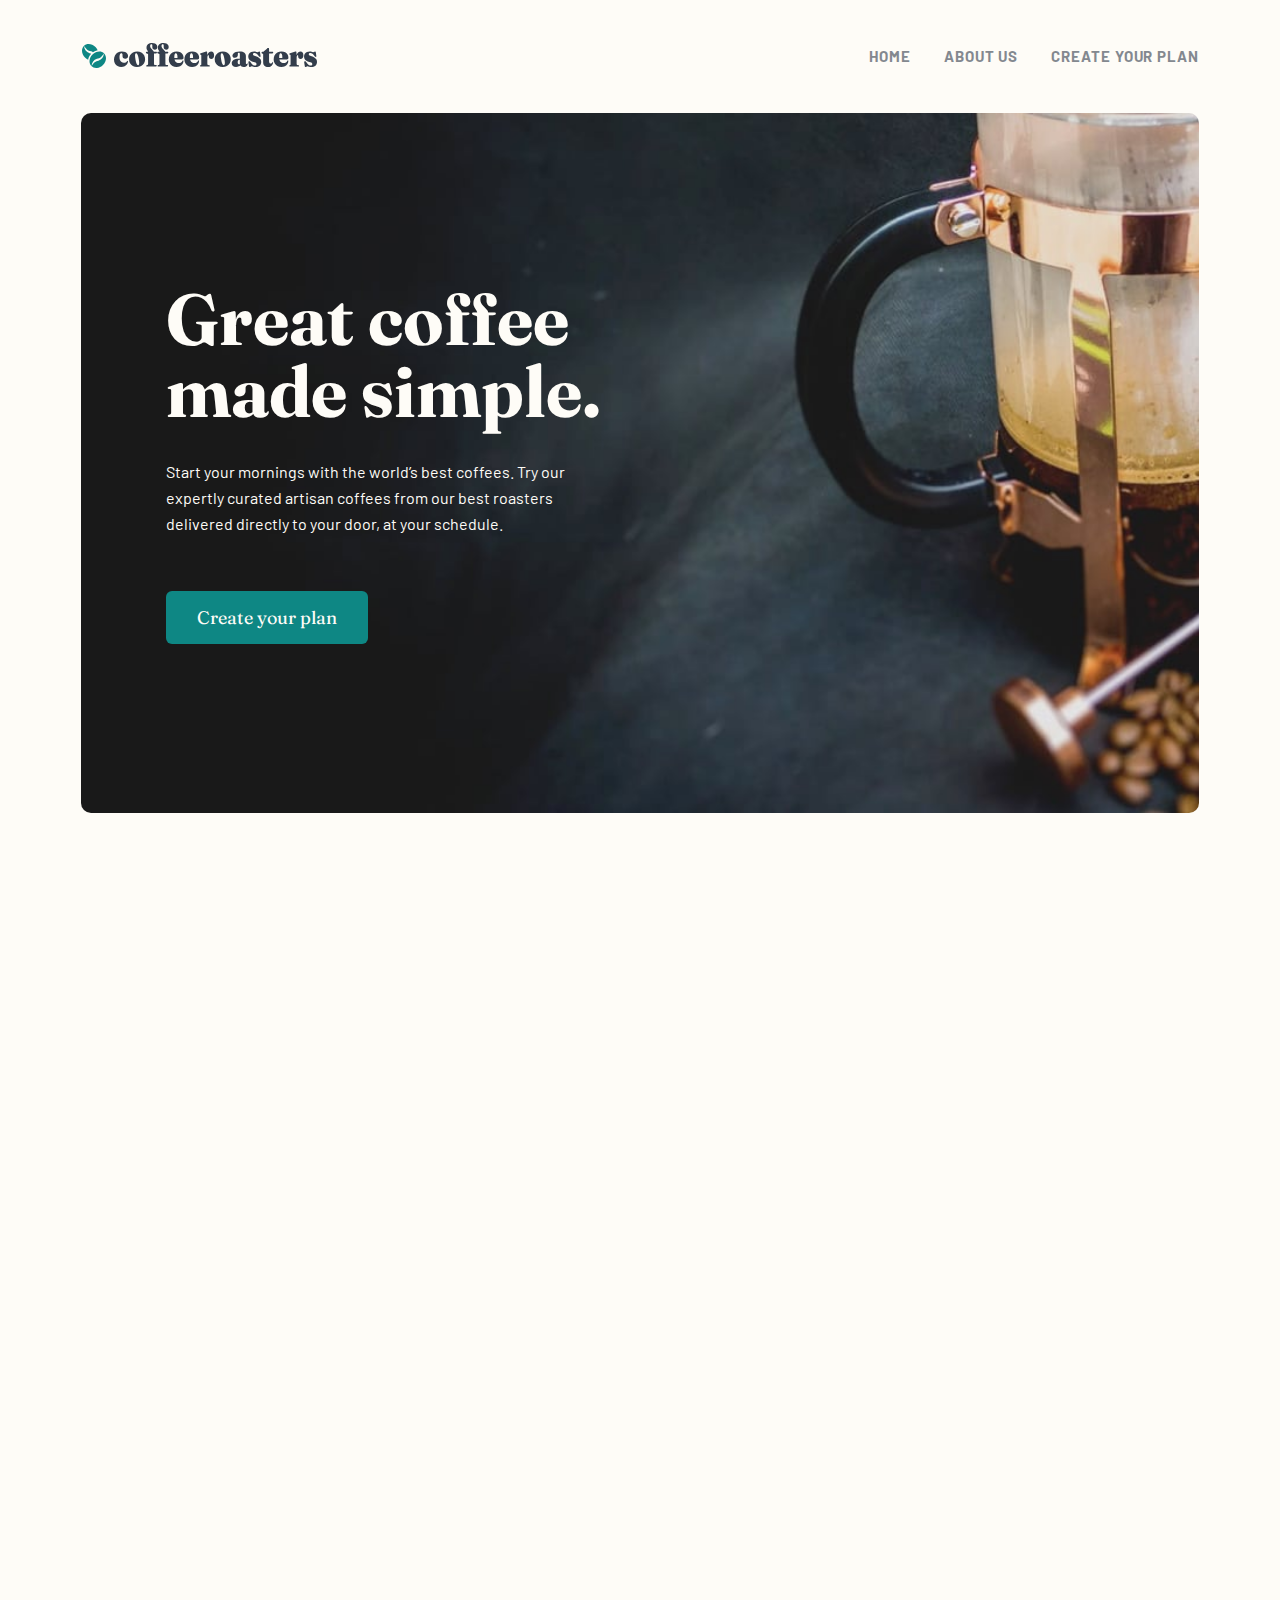
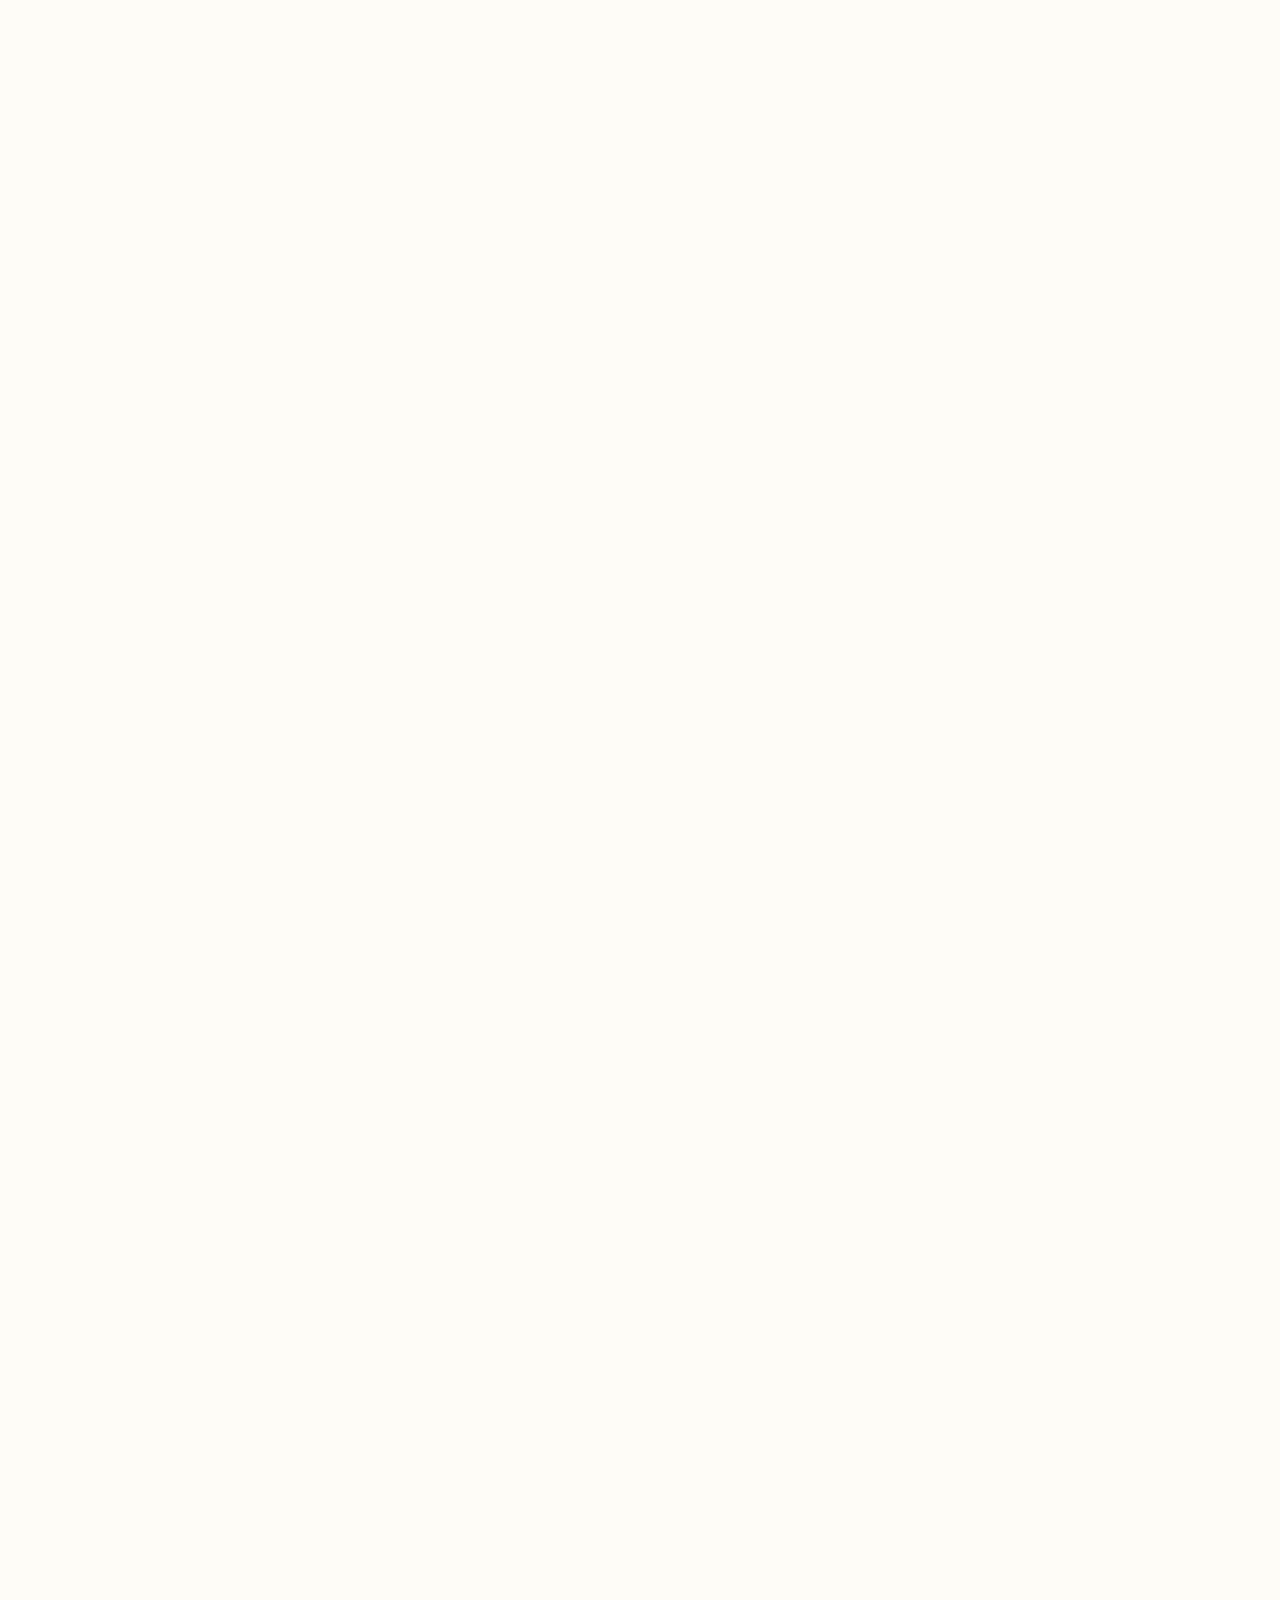
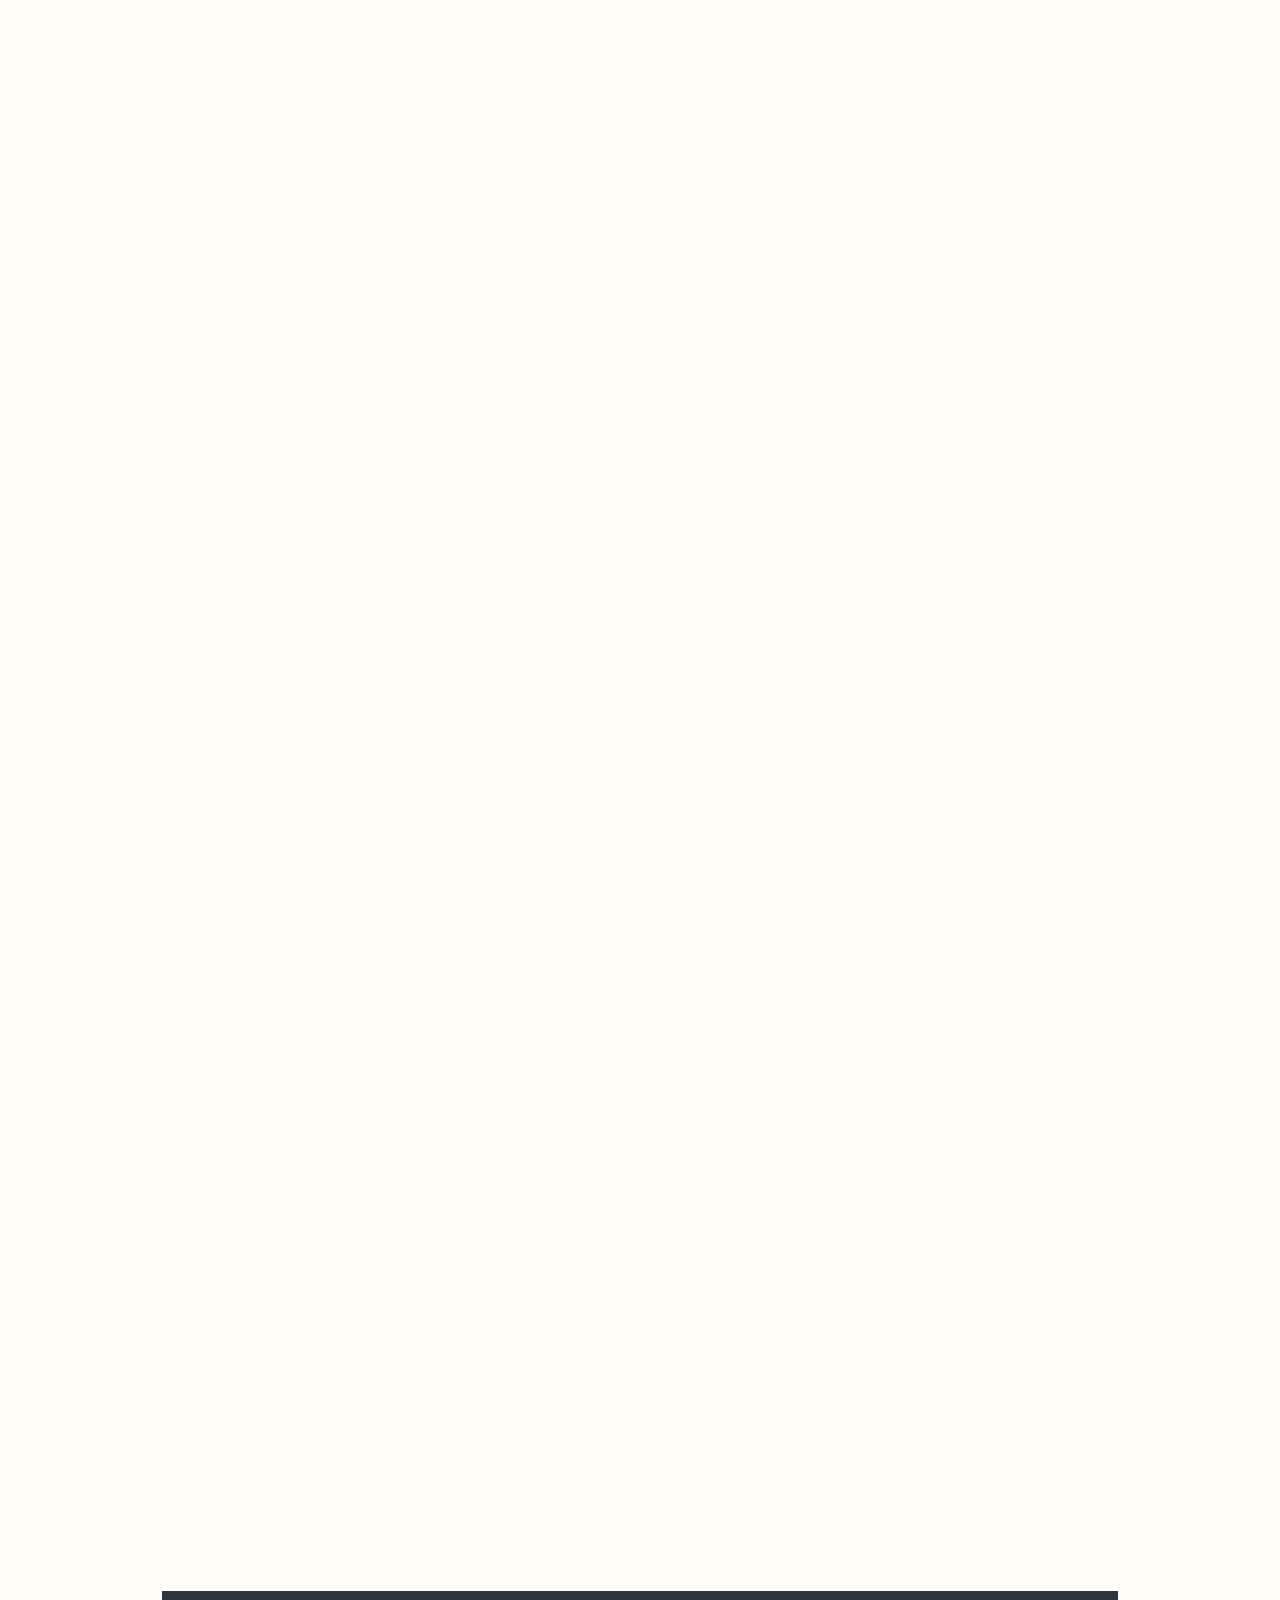
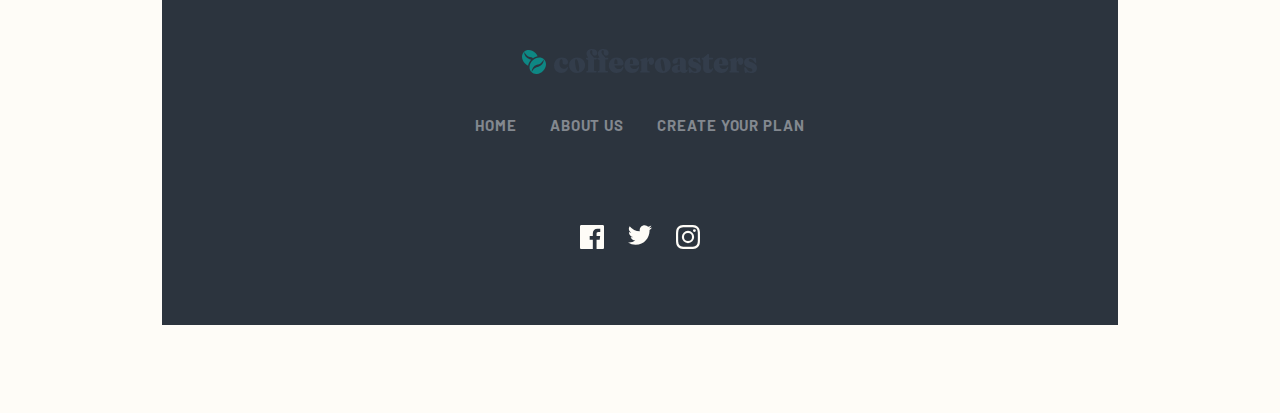
<file: code/index.html>
<!DOCTYPE html>
<html lang="en">
  <head>
    <meta charset="UTF-8" />
    <meta name="viewport" content="width=device-width, initial-scale=1.0" />

    <link
      href="https://fonts.googleapis.com/css2?family=Barlow:wght@400;700&family=Fraunces:opsz,wght@9..144,900&display=swap"
      rel="stylesheet"
    />
    <link
      href="https://fonts.googleapis.com/css2?family=Fraunces:opsz,wght@9..144,900&display=swap"
      rel="stylesheet"
    />
    <link href="style.css" rel="stylesheet" />
    <link href="queries.css" rel="stylesheet" />
    <link
      rel="icon"
      type="image/png"
      sizes="32x32"
      href="./assets/favicon-32x32.png"
    />

    <title>Frontend Mentor | Coffeeroasters subscription site</title>
  </head>
  <body>
    <nav class="nav">
      <a href = "index.html"><img
        src="assets/shared/desktop/logo.svg"
        alt="cofferoasters logo"
        class="nav__logo"
        id="logo"
      />
    </a> 

      <ul class="nav__links">
        <li class="nav__item"><a class="nav__link" href="#">Home</a></li>
        <li class="nav__item">
          <a class="nav__link" href="about.html">About us</a>
        </li>
        <li class="nav__item">
          <a class="nav__link" href="plan.html">Create your plan</a>
        </li>
      </ul>
    </nav>
    <main>

   
    <header class="header">
     
      <div class="header__wrap header__wrap--home">
        <div class="header__text">
          <h1>Great coffee made simple.</h1>
          <p class="header__description">
            Start your mornings with the world’s best coffees. Try our expertly
            curated artisan coffees from our best roasters delivered directly to
            your door, at your schedule.
          </p>
          <a class="btn__link" href="plan.html"
            ><button class="btn">Create your plan</button></a
          >
        </div>
        <div></div>
      </div>
    </header>
    <main>
      <section class="section-1 section">
        <h2 class="section__faded-header">Our collection</h2>

        <div class="collection">
          <div class="collection__item">
            <img
              src="assets/home/desktop/image-gran-espresso.png"
              alt="Gran Espresso coffee"
              class="collection__img"
            />
            <p class="collection__name">Gran Espresso</p>
            <p class="collection__description">
              Light and flavorful blend with cocoa and black pepper for an
              intense experience
            </p>
          </div>
          <div class="collection__item">
            <img
              src="assets/home/desktop/image-planalto.png"
              alt="Gran Espresso coffee"
              class="collection__img"
            />
            <p class="collection__name">Planalto</p>
            <p class="collection__description">
              Brazilian dark roast with rich and velvety body, and hints of
              fruits and nuts
            </p>
          </div>
          <div class="collection__item">
            <img
              src="assets/home/desktop/image-piccollo.png"
              alt="Gran Espresso coffee"
              class="collection__img"
            />
            <p class="collection__name">Piccollo</p>
            <p class="collection__description">
              Mild and smooth blend featuring notes of toasted almond and dried
              cherry
            </p>
          </div>
          <div class="collection__item">
            <img
              src="assets/home/desktop/image-danche.png"
              alt="Gran Espresso coffee"
              class="collection__img"
            />
            <p class="collection__name">Danche</p>
            <p class="collection__description">
              Ethiopian hand-harvested blend densely packed with vibrant fruit
              notes
            </p>
          </div>
        </div>
      </section>
      <section class="section-2 section">
        <div class="section__title">
          <h3 class="section__header">Why choose us?</h3>
          <p class="section__description">
            A large part of our role is choosing which particular coffees will
            be featured in our range. This means working closely with the best
            coffee growers to give you a more impactful experience on every
            level.
          </p>
        </div>

        <div class="features">
          <div class="features__feature">
            <img
              src="assets/home/desktop/icon-coffee-bean.svg"
              alt="coffee bean icon"
              class="feature__icon"
            />
            <div class="feature__text-wrap">
              <h4 class="feature__header">Best quality</h4>
              <p class="feature__description">
                Discover an endless variety of the world’s best artisan coffee
                from each of our roasters.
              </p>
            </div>
          </div>
          <div class="features__feature">
            <img
              src="assets/home/desktop/icon-gift.svg"
              alt="gift icon"
              class="feature__icon"
            />
            <div class="feature__text-wrap">
              <h4 class="feature__header">Exclusive benefits</h4>
              <p class="feature__description">
                Special offers and swag when you subscribe, including 30% off
                your first shipment.
              </p>
            </div>
          </div>
          <div class="features__feature">
            <img
              src="assets/home/desktop/icon-truck.svg"
              alt="truck icon"
              class="feature__icon"
            />
            <div class="feature__text-wrap">
              <h4 class="feature__header">Free shipping</h4>
              <p class="feature__description">
                We cover the cost and coffee is delivered fast. Peak freshness:
                guaranteed.
              </p>
            </div>
          </div>
        </div>
      </section>
      <section class="section-steps section">
        <span class="subheading">How it works</span>

        <div class="steps">
          <div class="steps__step">
            <p class="steps__number">01</p>
            <h4 class="steps__header">Pick your coffee</h4>
            <p class="steps__description">
              Select from our evolving range of artisan coffees. Our beans are
              ethically sourced and we pay fair prices for them. There are new
              coffees in all profiles every month for you to try out.
            </p>
          </div>
          <div class="steps__step">
            <p class="steps__number">02</p>
            <h4 class="steps__header">Choose the frequency</h4>
            <p class="steps__description">
              Customize your order frequency, quantity, even your roast style
              and grind type. Pause, skip or cancel your subscription with no
              commitment through our online portal.
            </p>
          </div>
          <div class="steps__step">
            <p class="steps__number">03</p>
            <h4 class="steps__header">Receive and enjoy!</h4>
            <p class="steps__description">
              We ship your package within 48 hours, freshly roasted. Sit back
              and enjoy award-winning world-class coffees curated to provide a
              distinct tasting experience.
            </p>
          </div>
        </div>
        <a href="plan.html" class="btn__link btn__link--below"
          ><button class="btn">Create your plan</button></a
        >
      </section>
      <footer class="footer">
        <nav class="nav--footer">
          <img
            src="assets/shared/desktop/logo.svg"
            alt="cofferoasters logo"
            class="nav__logo"
            id="logo-footer"
          />
          <ul class="nav__links nav__links--footer">
            <li class="nav__item">
              <a class="nav__link" href="index.html">Home</a>
            </li>
            <li class="nav__item">
              <a class="nav__link" href="about.html">About us</a>
            </li>
            <li class="nav__item">
              <a class="nav__link" href="plan.html">Create your plan</a>
            </li>
          </ul>
          <ul class="nav__social">
            <li class="nav__item--social">
              <a href="#">
                <img
                  src="assets/shared/desktop/icon-facebook.svg"
                  class="nav__icon"
                  alt="facebook logo"
                />
              </a>
            </li>
            <li class="nav__item--social">
              <a href="#">
                <img
                  src="assets/shared/desktop/icon-twitter.svg"
                  class="nav__icon"
                  alt="twitter logo"
                />
              </a>
            </li>
            <li class="nav__item--social">
              <a href="#">
                <img
                  src="assets/shared/desktop/icon-instagram.svg"
                  class="nav__icon"
                  alt="instagram logo"
                />
              </a>
            </li>
          </ul>
        </nav>
      </footer>
  </main>
  <script src="script.js"></script>
  </body>
</html>
</file>
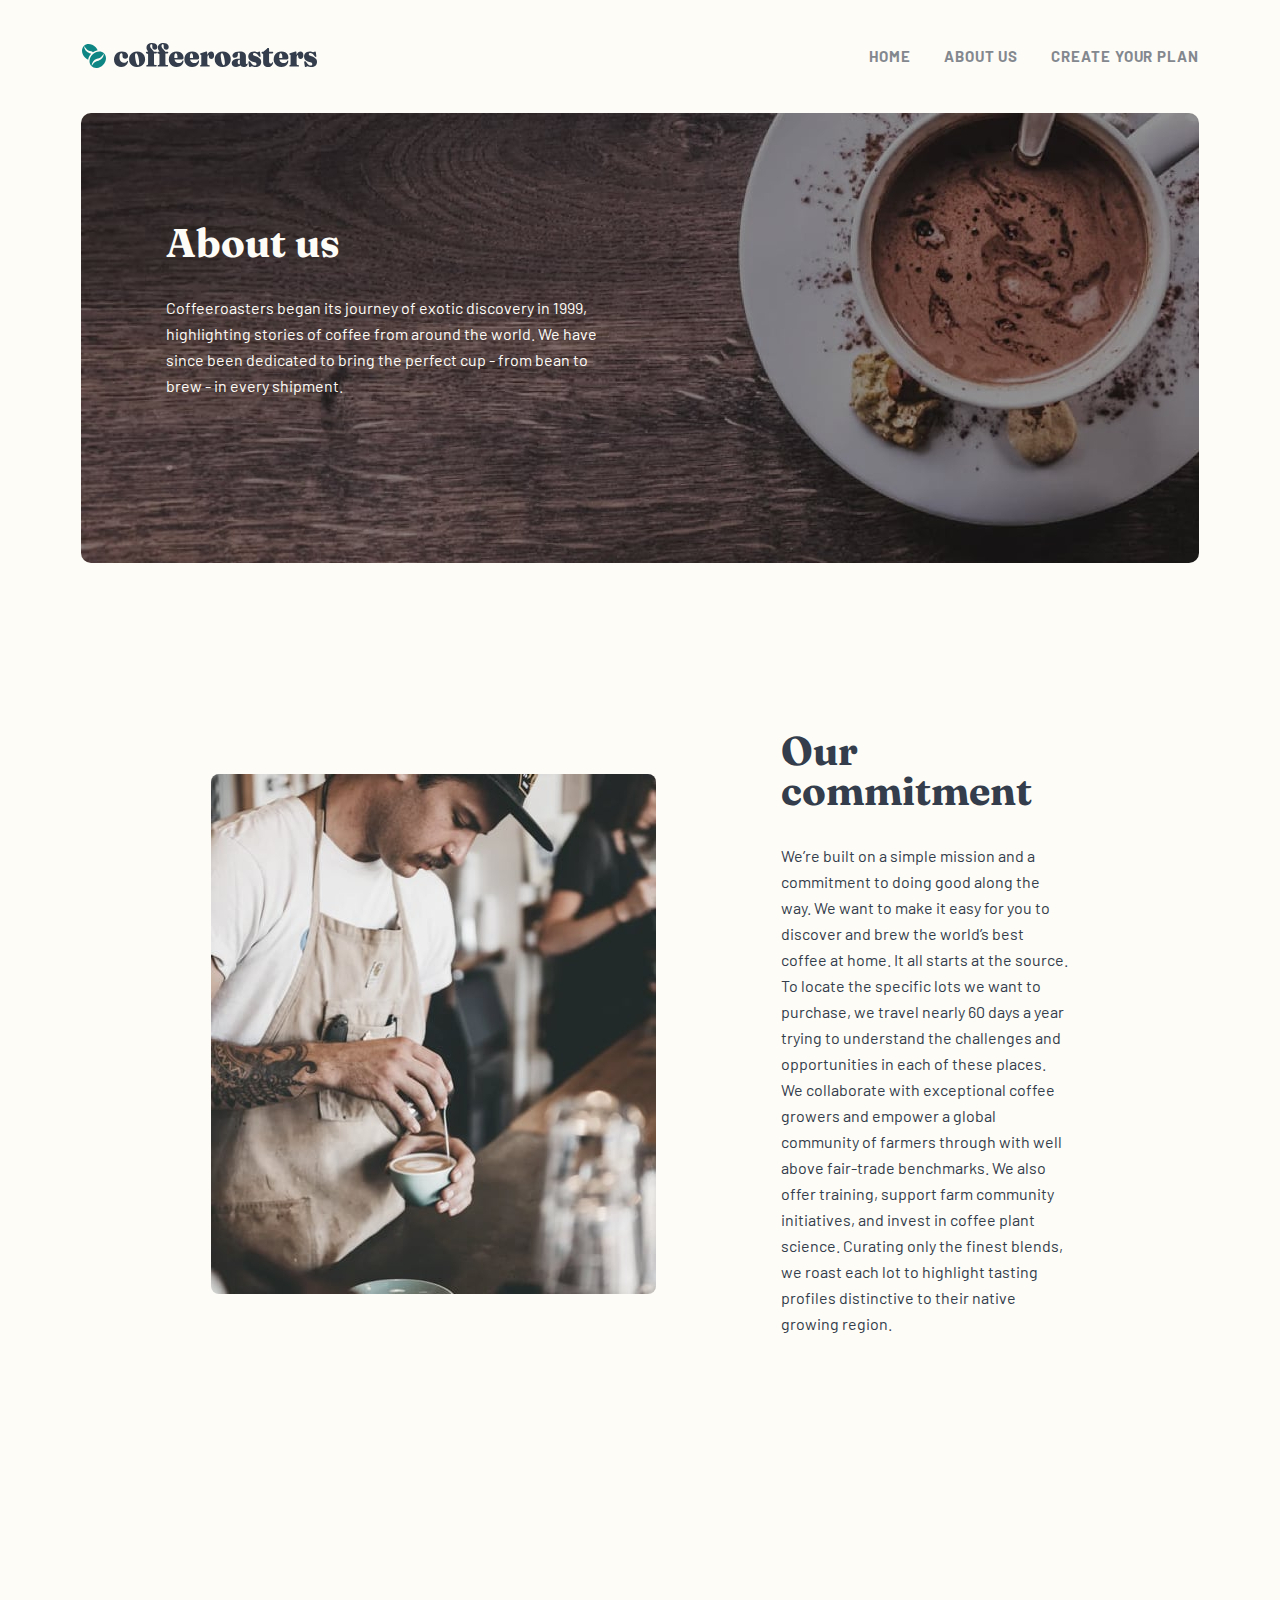
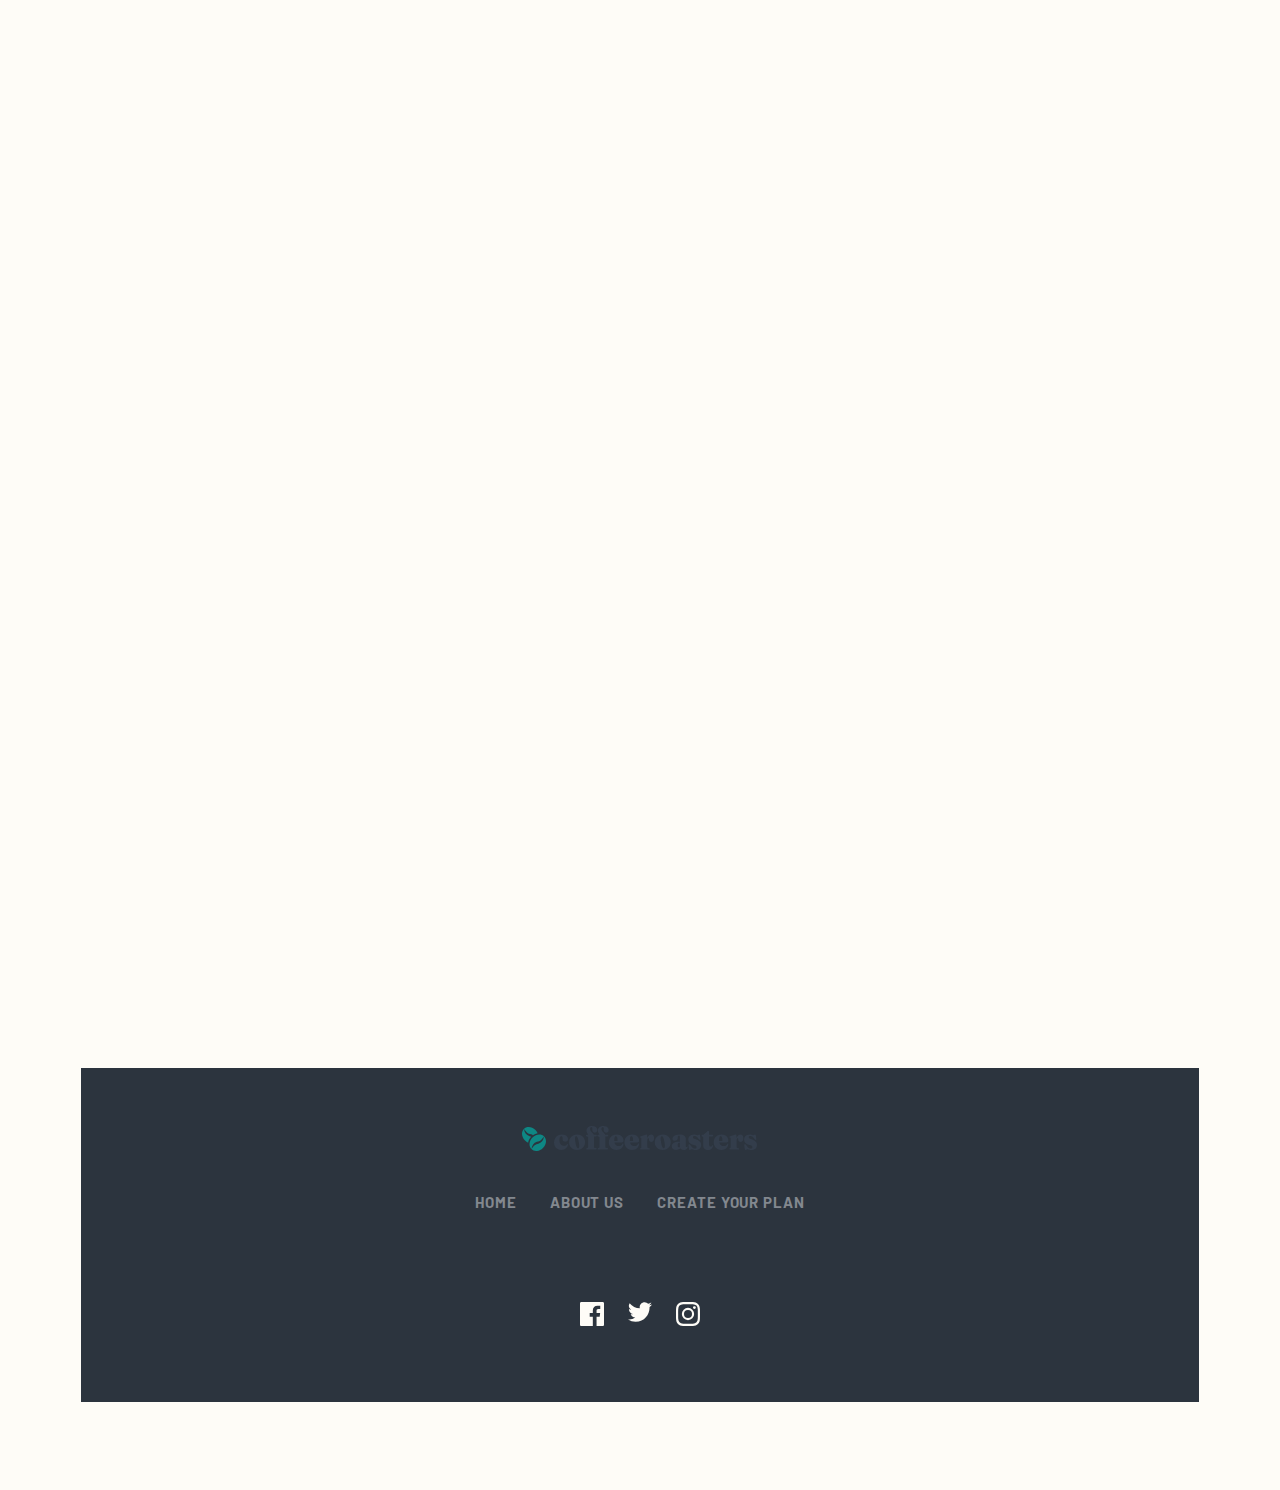
<file: code/about.html>
<!DOCTYPE html>
<html lang="en">
  <head>
    <meta charset="UTF-8" />
    <meta name="viewport" content="width=device-width, initial-scale=1.0" />
    <link
      href="https://fonts.googleapis.com/css2?family=Barlow:wght@400;700&family=Fraunces:opsz,wght@9..144,900&display=swap"
      rel="stylesheet"
    />
    <link
      href="https://fonts.googleapis.com/css2?family=Fraunces:opsz,wght@9..144,900&display=swap"
      rel="stylesheet"
    />
    <link href="style.css" rel="stylesheet" />
    <link href="queries.css" rel="stylesheet" />
    <link
      rel="icon"
      type="image/png"
      sizes="32x32"
      href="./assets/favicon-32x32.png"
    />

    <title>Frontend Mentor | Coffeeroasters subscription site</title>
  </head>

  <body>
    <nav class="nav">
      <a href="index.html"
        ><img
          src="assets/shared/desktop/logo.svg"
          alt="cofferoasters logo"
          class="nav__logo"
          id="logo"
        />
      </a>

      <ul class="nav__links">
        <li class="nav__item">
          <a class="nav__link" href="index.html">Home</a>
        </li>
        <li class="nav__item">
          <a class="nav__link" href="about.html">About us</a>
        </li>
        <li class="nav__item">
          <a class="nav__link" href="plan.html">Create your plan</a>
        </li>
      </ul>
    </nav>
    <main>
      <header class="header header--about">
        <div class="header__wrap header__wrap--about">
          <div class="header__text">
            <h1 class="section__header">About us</h1>
            <p class="header__description">
              Coffeeroasters began its journey of exotic discovery in 1999,
              highlighting stories of coffee from around the world. We have
              since been dedicated to bring the perfect cup - from bean to brew
              - in every shipment.
            </p>
          </div>
          <div></div>
        </div>
      </header>
      <section class="section-1--about section">
        <img
          src="assets/about/desktop/image-commitment.jpg"
          alt="Man making capuccino"
          class="commitment-img"
        />
        <div class="commitment__text">
          <h2 class="section__header section__header--blue">Our commitment</h2>
          <p class="commitment__description">
            We’re built on a simple mission and a commitment to doing good along
            the way. We want to make it easy for you to discover and brew the
            world’s best coffee at home. It all starts at the source. To locate
            the specific lots we want to purchase, we travel nearly 60 days a
            year trying to understand the challenges and opportunities in each
            of these places. We collaborate with exceptional coffee growers and
            empower a global community of farmers through with well above
            fair-trade benchmarks. We also offer training, support farm
            community initiatives, and invest in coffee plant science. Curating
            only the finest blends, we roast each lot to highlight tasting
            profiles distinctive to their native growing region.
          </p>
        </div>
      </section>
      <section class="section-2--about section">
        <div class="quality">
          <h2 class="section__header">Uncompromising quality</h2>
          <p class="quality__description">
            Although we work with growers who pay close attention to all stages
            of harvest and processing, we employ, on our end, a rigorous quality
            control program to avoid over-roasting or baking the coffee dry.
            Every bag of coffee is tagged with a roast date and batch number.
            Our goal is to roast consistent, user-friendly coffee, so that
            brewing is easy and enjoyable.
          </p>
        </div>
        <img
          src="assets/about/desktop/image-quality.jpg"
          alt="Person holding a cup of coffee"
          class="quality__img"
        />
      </section>
      <section class="section-3--about section">
        <span class="subheading-about">Our headquarters</span>
        <div class="locations">
          <div class="locations__location">
            <img
              src="assets/about/desktop/illustration-uk.svg"
              alt="UK map"
              class="location__img"
            />
            <h3 class="location__header">United Kingdom</h3>
            <div class="location__wrap">
              <p class="location__detail">68 Asfordby Rd</p>
              <p class="location__detail">Alcaston</p>
              <p class="location__detail">SY6 1YA</p>
              <p class="location__detail">+44 1241 918425</p>
            </div>
          </div>
          <div class="locations__location">
            <img
              src="assets/about/desktop/illustration-canada.svg"
              alt="Canada map"
              class="location__img"
            />
            <h3 class="location__header">Canada</h3>
            <div class="location__wrap">
              <p class="location__detail">1528 Eglinton Avenue</p>
              <p class="location__detail">Toronto</p>
              <p class="location__detail">Ontario M4P 1A6</p>
              <p class="location__detail">+1 416 485 2997</p>
            </div>
          </div>

          <div class="locations__location">
            <img
              src="assets/about/desktop/illustration-uk.svg"
              alt="UK map"
              class="location__img"
            />
            <h3 class="location__header">Australia</h3>
            <div class="location__wrap">
              <p class="location__detail">36 Swanston Street</p>
              <p class="location__detail">Kewell</p>
              <p class="location__detail">Victoria</p>
              <p class="location__detail">+61 4 9928 3629</p>
            </div>
          </div>
        </div>
      </section>
      <footer class="footer">
        <nav class="nav--footer">
          <img
            src="assets/shared/desktop/logo.svg"
            alt="cofferoasters logo"
            class="nav__logo"
            id="logo-footer"
          />
          <ul class="nav__links nav__links--footer">
            <li class="nav__item">
              <a class="nav__link" href="index.html">Home</a>
            </li>
            <li class="nav__item">
              <a class="nav__link" href="about.html">About us</a>
            </li>
            <li class="nav__item">
              <a class="nav__link" href="plan.html">Create your plan</a>
            </li>
          </ul>
          <ul class="nav__social">
            <li class="nav__item--social">
              <a href="#">
                <img
                  src="assets/shared/desktop/icon-facebook.svg"
                  class="nav__icon"
                  alt="facebook logo"
                />
              </a>
            </li>
            <li class="nav__item--social">
              <a href="#">
                <img
                  src="assets/shared/desktop/icon-twitter.svg"
                  class="nav__icon"
                  alt="twitter logo"
                />
              </a>
            </li>
            <li class="nav__item--social">
              <a href="#">
                <img
                  src="assets/shared/desktop/icon-instagram.svg"
                  class="nav__icon"
                  alt="instagram logo"
                />
              </a>
            </li>
          </ul>
        </nav>
      </footer>
    </main>
    <script src="script.js"></script>
  </body>
</html>
</file>
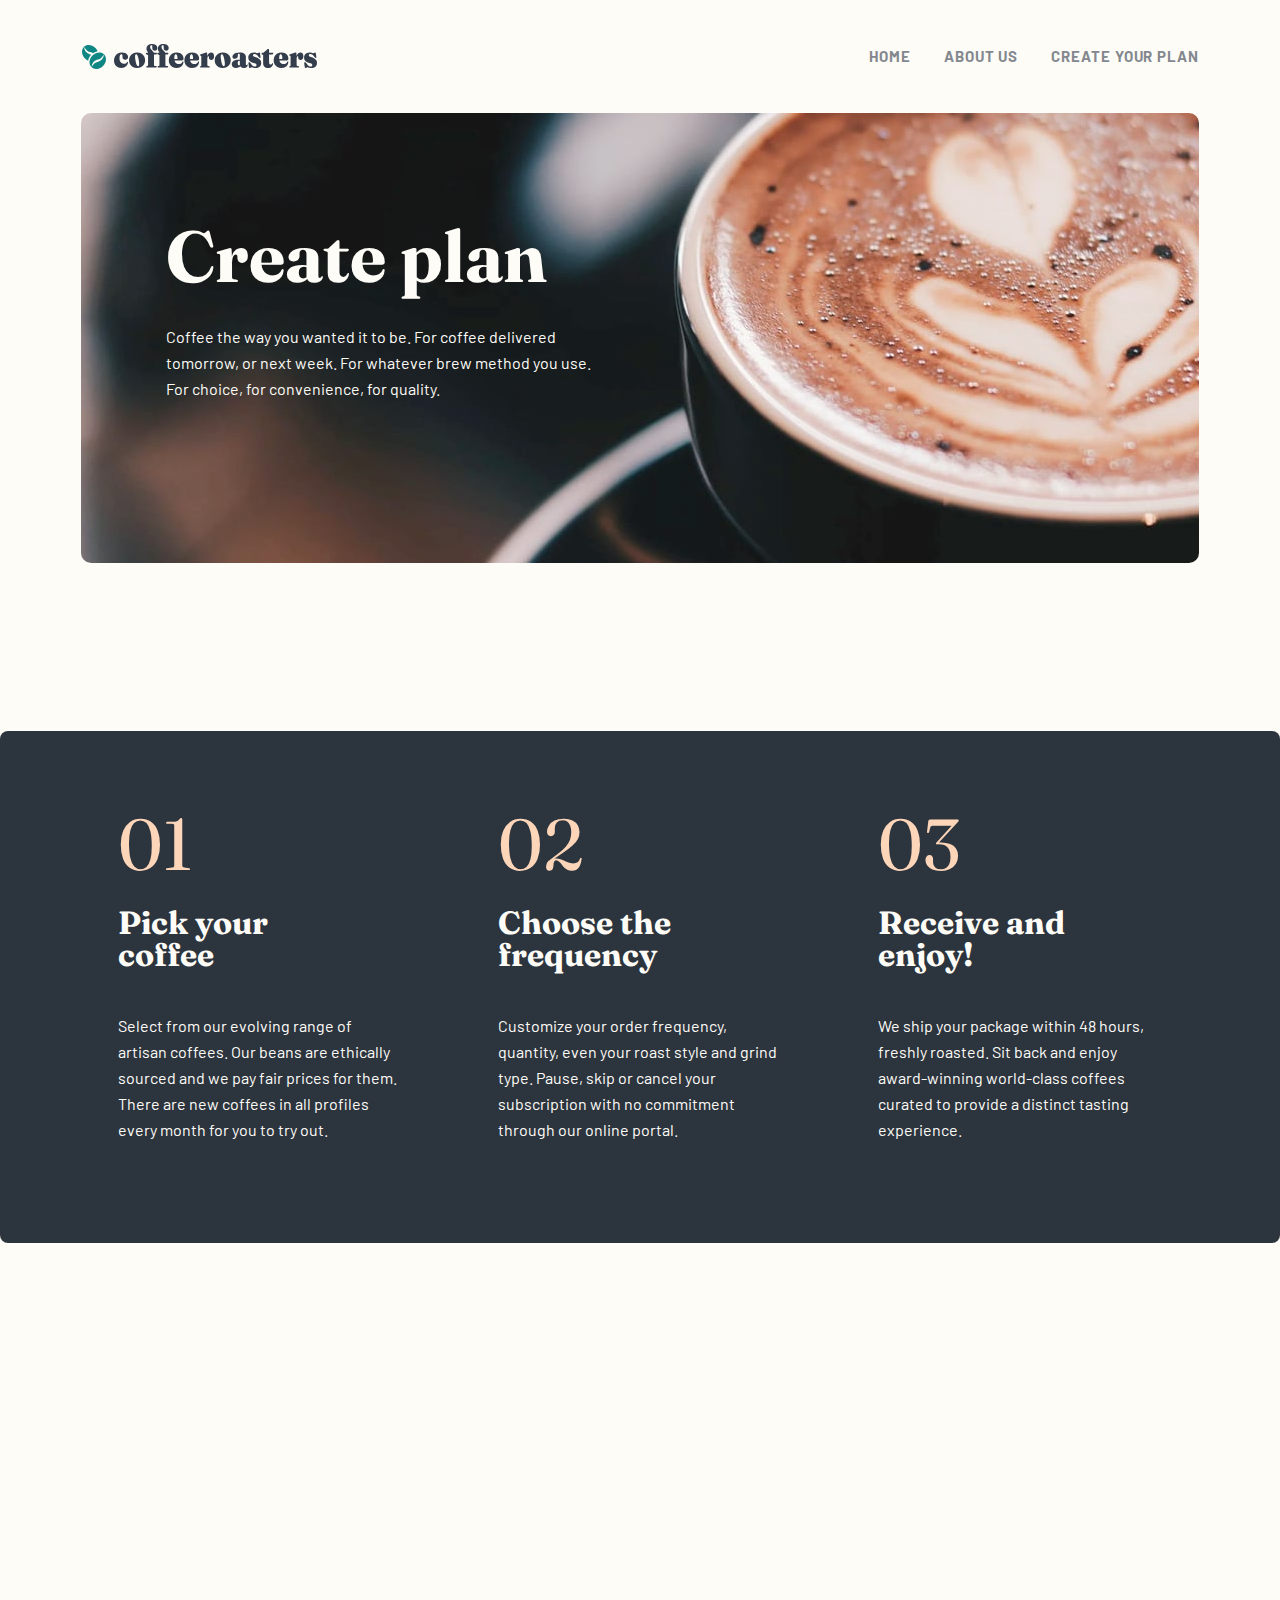
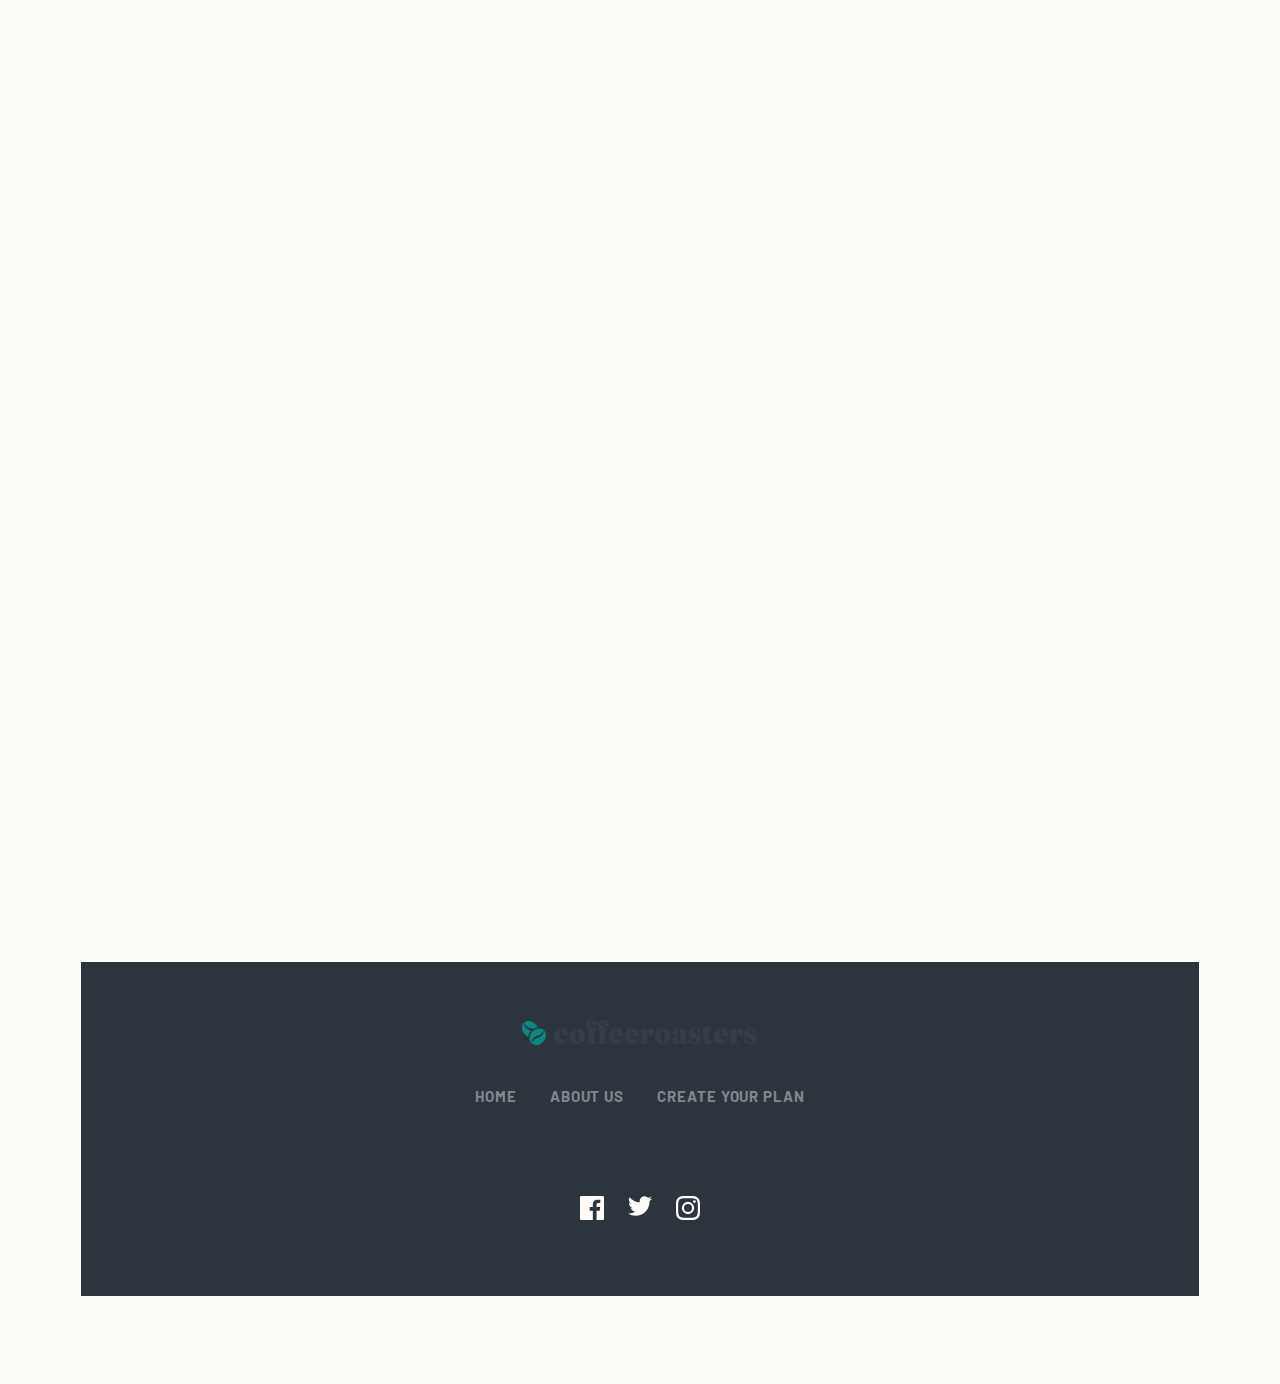
<file: code/plan.html>
<head>
  <meta charset="UTF-8">
  <meta name="viewport" content="width=device-width, initial-scale=1.0">
 <link
      href="https://fonts.googleapis.com/css2?family=Barlow:wght@400;700&family=Fraunces:opsz,wght@9..144,900&display=swap"
      rel="stylesheet"
    />
    <link
      href="https://fonts.googleapis.com/css2?family=Fraunces:opsz,wght@9..144,900&display=swap"
      rel="stylesheet"
    />
    <link href="style.css" rel="stylesheet" />
    <link href="queries.css" rel="stylesheet" />
  <link rel="icon" type="image/png" sizes="32x32" href="./assets/favicon-32x32.png">

  <title>Coffeeroasters subscription site</title>
</head>

<body>
  <nav class="nav">
    <a href = "index.html"><img
      src="assets/shared/desktop/logo.svg"
      alt="cofferoasters logo"
      class="nav__logo"
      id="logo"
    />
  </a> 

    <ul class="nav__links">
      <li class="nav__item">
        <a class="nav__link" href="index.html">Home</a>
      </li>
      <li class="nav__item">
        <a class="nav__link" href="about.html">About us</a>
      </li>
      <li class="nav__item">
        <a class="nav__link" href="plan.html">Create your plan</a>
      </li>
    </ul>
  </nav>
  <main>


  <header class="header header--about">
    
    <div class="header__wrap header__wrap--plan">
      <div class="header__text">
        <h1>Create plan</h1>
        <p class="header__description">
          Coffee the way you wanted it to be. For coffee delivered tomorrow, or next week. For whatever brew method you use. For choice, for convenience, for quality.
        </p>
      </div>
      <div></div>
    </div>
  </header>
</main>
  <section class="section-steps section-steps--dark section">
    

    <div class="steps steps--dark">
      <div class="steps__step">
        <p class="steps__number">01</p>
        <h2 class="steps__header steps__header--white">Pick your coffee</h2>
        <p class="steps__description steps__description--white">
          Select from our evolving range of artisan coffees. Our beans are
          ethically sourced and we pay fair prices for them. There are new
          coffees in all profiles every month for you to try out.
        </p>
      </div>
      <div class="steps__step">
        <p class="steps__number">02</p>
        <h2 class="steps__header steps__header--white">Choose the frequency</h2>
        <p class="steps__description steps__description--white">
          Customize your order frequency, quantity, even your roast style and
          grind type. Pause, skip or cancel your subscription with no
          commitment through our online portal.
        </p>
      </div>
      <div class="steps__step">
        <p class="steps__number">03</p>
        <h2 class="steps__header steps__header--white">Receive and enjoy!</h2>
        <p class="steps__description steps__description--white">
          We ship your package within 48 hours, freshly roasted. Sit back and
          enjoy award-winning world-class coffees curated to provide a
          distinct tasting experience.
        </p>
      </div>
    </div>
   
  </section>
  <main>

 
  <section class = "section-choice section" >
<div class = "choices">
  <ul class = "nav__choices">
    <li class = "nav__choices--item" data-item="1" >
      <span class = "nav__choices--number">01</span>
      <p class = "nav__choices--choice  ">Preferences</p>
    </li>
    <li class = "nav__choices--item" data-item="2">
      <span class = "nav__choices--number">02</span>
      <p class = "nav__choices--choice">Bean Type</p>
    </li>
    <li class = nav__choices--item data-item="3">
      <span class = "nav__choices--number">03</span>
      <p class = "nav__choices--choice">Quantity</p>
    </li>
    <li class = nav__choices--item data-item="4">
      <span class = "nav__choices--number">04</span>
      <p class = "nav__choices--choice">Grind Option</p>
    </li>
    <li class = nav__choices--item data-item="5">
      <span class = "nav__choices--number">05</span>
      <p class = "nav__choices--choice">Deliveries</p>
    </li>
  </ul>


  <div class= "accordion">

    <div class = "accordion__item " >
      <h3 class = "accordion__header">How do you drink your coffee?</h3>
    
        <div class = "accordion__hidden" data-item="1" >
          
          <div class = "accordion__card accordion__card--1" data-card= "1"  >
            
            <h4 class = "accordion__card-header">Capsule</h4>
            <p class = "accordion__card-description">
              Compatible with Nespresso systems and similar brewers
            </p>
          </div>
      
        <div class = "accordion__card accordion__card--2" data-card= "1" >

          <h4 class = "accordion__card-header">Filter</h4>
          <p class = "accordion__card-description">
            For pour over or drip methods like Aeropress, Chemex, and V60
          </p>
        </div> 
  
        <div class = "accordion__card accordion__card--3" data-card= "1" >
          <h4 class = "accordion__card-header">Espresso</h4>
          <p class = "accordion__card-description">
            Dense and finely ground beans for an intense, flavorful experience
          </p>
        </div> 
      </div>
    </div>
    <div class = "accordion__item " >
      <h3 class = "accordion__header">What type of coffee?</h3>
    
        <div class = "accordion__hidden"  data-item="2">
          
          <div class = "accordion__card accordion__card--1">
            
            <h4 class = "accordion__card-header">Single origin</h4>
            <p class = "accordion__card-description">
              Distinct, high quality coffee from a specific family-owned farm
            </p>
          </div>
        
        <div class = "accordion__card accordion__card--2">

          <h4 class = "accordion__card-header">Decaf</h4>
          <p class = "accordion__card-description">
            Just like regular coffee, except the caffeine has been removed
          </p>
        </div> 
  
        <div class = "accordion__card accordion__card--3">
          <h4 class = "accordion__card-header">Blended</h4>
          <p class = "accordion__card-description">
            Combination of two or three dark roasted beans of organic coffees
          </p>
        </div> 
      </div>
    </div>
    <div class = "accordion__item " >
      <h3 class = "accordion__header">How much would you like?</h3>
  
        <div class = "accordion__hidden"  data-item="3">
          
          <div class = "accordion__card accordion__card--1">
            
            <h4 class = "accordion__card-header">250g</h4>
            <p class = "accordion__card-description">
              Perfect for the solo drinker. Yields about 12 delicious cups.
            </p>
          </div>
        
        <div class = "accordion__card accordion__card--2">
          <h4 class = "accordion__card-header">500g</h4>
          <p class = "accordion__card-description">
            Perfect option for a couple. Yields about 40 delectable cups.
          </p>
        </div> 
  
        <div class = "accordion__card accordion__card--3">
          <h4 class = "accordion__card-header">1000g</h4>
          <p class = "accordion__card-description">
            Perfect for offices and events. Yields about 90 delightful cups.
          </p>
        </div> 
      </div>
    </div>
    <div class = "accordion__item " >
      <h3 class = "accordion__header">Want us to grind them?</h3>
  
        <div class = "accordion__hidden"  data-item="4">
          
          <div class = "accordion__card accordion__card--1">
            <h4 class = "accordion__card-header">Wholebean</h4>
            <p class = "accordion__card-description">
              Best choice if you cherish the full sensory experience
            </p>
          </div>
        
        <div class = "accordion__card accordion__card--2">
          <h4 class = "accordion__card-header">Filter</h4>
          <p class = "accordion__card-description">
            For drip or pour-over coffee methods such as V60 or Aeropress
          </p>
        </div> 
  
        <div class = "accordion__card accordion__card--3">
          <h4 class = "accordion__card-header">Cafetiére</h4>
          <p class = "accordion__card-description">
            Course ground beans specially suited for french press coffee
          </p>
        </div> 
      </div>
    </div>
    <div class = "accordion__item " >
      <h3 class = "accordion__header">How often should we deliver?</h3>
  
        <div class = "accordion__hidden" data-item="5">
          
          <div class = "accordion__card accordion__card--1">
            <h4 class = "accordion__card-header">Every week</h4>
            <p class = "accordion__card-description">
              Includes free first-class shipping.
            </p>
          </div>
      
        <div class = "accordion__card accordion__card--2">
          <h4 class = "accordion__card-header">Every 2 weeks</h4>
          <p class = "accordion__card-description">
            Includes free priority shipping.
          </p>
        </div> 
  
        <div class = "accordion__card accordion__card--3">
          <h4 class = "accordion__card-header">Every month</h4>
          <p class = "accordion__card-description">
            Includes free priority shipping.
          </p>
        </div> 
      </div>
    </div>

  
  </div>

  <div class = "choices__summary">
    <span class = "choices__summary-subheading">Order summary</span>
    <blockquote class = "choices__summary-text">
      “I drink my coffee as <span>_____</span>, with a <span >_____</span> type of bean. <span class = "weight">_____</span> ground ala <span>_____</span>, 
  sent to me <span class = "freq">_____</span>.”
    </blockquote>
</div>

<button class="btn btn__link--grid btn--open-modal">Create your plan</button>

  </div>


  </section>

  <footer class="footer">
    <nav class="nav--footer">
      <img
        src="assets/shared/desktop/logo.svg"
        alt="cofferoasters logo"
        class="nav__logo"
        id="logo-footer"
      />
      <ul class="nav__links nav__links--footer">
        <li class="nav__item"><a class="nav__link" href="index.html">Home</a></li>
        <li class="nav__item"><a class="nav__link" href="about.html">About us</a></li>
        <li class="nav__item">
          <a class="nav__link" href="plan.html">Create your plan</a>
        </li>
      </ul>
      <ul class="nav__social">
        <li class="nav__item--social">
          <a href="#">
            <img
              src="assets/shared/desktop/icon-facebook.svg"
              class="nav__icon"
              alt="facebook logo"
            />
          </a>
        </li>
        <li class="nav__item--social">
          <a href="#">
            <img
              src="assets/shared/desktop/icon-twitter.svg"
              class="nav__icon"
              alt="twitter logo"
            />
          </a>
        </li>
        <li class="nav__item--social">
          <a href="#">
            <img
              src="assets/shared/desktop/icon-instagram.svg"
              class="nav__icon"
              alt="instagram logo"
            />
          </a>
        </li>
      </ul>
    </nav>
  </footer>

  <div class="modal hidden">
    <h3 class="modal__header">
      Order summary
    </h3>
    <div class = modal__text>
      <blockquote class="modal__quote">
        “I drink my coffee as <span>_____</span>, with a <span>_____</span> type of bean. <span>_____</span> ground ala <span>_____</span>, 
        sent to me <span>_____</span>.”
      </blockquote>
      <p class = "modal__notice">
        Is this correct? You can proceed to checkout or go back to plan selection if something 
        is off. Subscription discount codes can also be redeemed at the checkout.
      </p>
    </div>
<div class = "modal__summary">
  <span class = "modal__price">$14.00 / mo</span>
  <button class="btn btn--close-modal">Checkout</button>

</div>

  </div>
  <div class="overlay hidden"></div>

  

</main>
 <script src="script.js"></script>
</body>

</html>
</file>
<file: code/style.css>
:root {
  --dark-cyan: #0e8784;
  --dark-grey-blue: #333d4b;
  --dark-blue: #2c343e;
  --pale-orange: #fdd6ba;
  --light-cream: #fefcf7;
  --grey: #83888f;
  --light-grey: #f4f1eb;
  --btn-hover: #66d2cf;
}

* {
  margin: 0;
  padding: 0;
  box-sizing: border-box;
}

html {
  font-size: 62.5%;
}

body {
  font-family: 'Barlow', sans-serif;
  line-height: 1;
  background-color: var(--light-cream);
  font-size: 1.6rem;
  /* max-width: 120.8rem; */
  margin: 0 auto;
  /* padding: 0 8.1rem; */
  color: var(--dark-grey-blue);
}

main {
  padding: 0 8.1rem;
}

h1,
h2,
h3,
h4,
.section__header,
.collection__name,
.btn,
p.steps__number,
.nav__choices--item,
span,
blockquote {
  font-family: 'Fraunces', serif;
}

p {
  line-height: 2.6rem;
}
.section {
  transition: transform 1s, opacity 1s;
}
.section--hidden {
  opacity: 0;
  transform: translateY(8rem);
}

.section-1,
.section-steps {
  margin-bottom: 20rem;
}
.header {
  margin-bottom: 20rem;
}

.header--about,
.section-1--about,
.section-2--about,
.section-3--about,
.section-steps--dark,
.section-choice {
  margin-bottom: 16.8rem;
}

.nav {
  width: 100%;
  height: 11.3rem;
  display: flex;
  align-items: center;
  justify-content: space-between;
  padding: 0 8.1rem;
  z-index: 10000;
}

.nav.sticky {
  position: sticky;
  top: 0;
  background-color: rgba(255, 255, 255, 0.95);
}

.nav__links {
  font-weight: 700;
  text-transform: uppercase;
  display: flex;
  list-style: none;
  gap: 3.3rem;
  transition: all 0.3s;
}

.nav__link:link,
.nav__link:visited {
  font-size: 1.5rem;
  letter-spacing: 0.92px;
  color: var(--grey);
  text-decoration: none;
  display: block;
  transition: all 0.3s;
}

.nav__link:hover,
.nav__link:active {
  color: var(--dark-grey-blue);
  transition: all 0.3s;
}

.header__wrap {
  max-width: 100%;

  display: grid;
  grid-template-columns: 1fr 1.25fr;
  align-items: center;
  padding-left: 8.5rem;
  border-radius: 10px;
}

.header__wrap--home {
  height: 70rem;
  background: url(assets/home/desktop/image-hero-coffeepress.jpg);
  background-size: cover;
}

.header__wrap--about {
  height: 45rem;
  background: url(assets/about/desktop/image-hero-whitecup.jpg);
  background-size: cover;
}

h1 {
  font-size: 7.2rem;
  color: var(--light-cream);
  margin-bottom: 3.2rem;
  word-spacing: 1px;
}

.header__about {
  font-size: 4rem;
}

.header__description {
  font-size: 1.6rem;
  line-height: 2.6rem;
  color: var(--light-cream);
  margin-bottom: 5.4rem;
  width: 44.5rem;
}

.btn__link {
  text-decoration: none;
}
.btn,
.btn:link,
.btn:visited {
  display: block;
  border: none;
  color: var(--light-cream);
  font-size: 1.8rem;
  background-color: var(--dark-cyan);
  padding: 1.5rem 3.1rem;
  border-radius: 0.6rem;
  cursor: pointer;
  transition: all 0.3s;
}

.btn:hover,
.btn:active {
  background-color: var(--btn-hover);
}

.section__faded-header {
  background-image: linear-gradient(0deg, #fefcf7, rgba(14, 13, 13, 0.116));

  -webkit-background-clip: text;
  -webkit-text-fill-color: transparent;
  display: block;
  font-size: 17rem;
  text-transform: lowercase;
  text-align: center;
}

.collection {
  display: flex;
  align-items: center;
  justify-content: center;
  gap: 3rem;
  transform: translateY(-20%);
}

.collection__item {
  width: 25.5rem;
}

.collection__img {
  width: 100%;
  transform: scale(0.75);
  margin-bottom: 6rem;
}

.collection__name {
  text-align: center;
  font-size: 2.4rem;
  margin-bottom: 2.4rem;
}

.collection__description {
  line-height: 2.6rem;
  text-align: center;
}

.section-2 {
  color: var(--light-cream);
}

.section__title {
  padding-top: 5rem;
  text-align: center;
  display: flex;
  align-items: center;
  flex-direction: column;
  background-color: var(--dark-blue);
  height: 57rem;
  border-radius: 8px;
}

.section__header {
  font-size: 4rem;
  margin-bottom: 3.2rem;
  color: var(--light-cream);
}

.section__header--blue {
  color: var(--dark-grey-blue);
}

.section__description {
  opacity: 0.78;
  margin-bottom: 8.7rem;
  line-height: 2.6rem;
  width: 55rem;
}

.features {
  display: flex;
  justify-content: center;
  gap: 3rem;
  transform: translateY(-60%);
}
.features__feature {
  padding: 7.2rem 4.8rem 4.8rem 4.8rem;
  background-color: var(--dark-cyan);
  border-radius: 8px;
  display: flex;
  flex-direction: column;
  justify-content: center;
  align-items: center;
  max-width: 35rem;
}
.feature__icon {
  margin-bottom: 5.6rem;
}

.feature__header {
  margin-bottom: 2.4rem;
  font-size: 2.4rem;
  text-align: center;
}

.feature__description {
  line-height: 2.6rem;
  text-align: center;
}

.subheading {
  display: block;
  font-size: 2.4rem;
  margin-bottom: 8rem;
  color: var(--grey);
  transform: translateX(-280%);
}

.section-steps {
  display: flex;
  justify-content: center;
  flex-direction: column;
  align-items: center;
  padding: 0 23rem 0 16.5rem;
  border-radius: 8px;
}

.section-steps--dark {
  background-color: var(--dark-blue);
  margin-left: 8.1rem;
  margin-right: 8.1rem;
}

.steps {
  display: flex;
  gap: 9.5rem;
  margin-bottom: 6.4rem;
  border-radius: 8px;
}

.steps--dark {
  margin: 10rem 0;
}

.steps__step {
  width: 28.5rem;
}

.steps__number {
  font-size: 7.2rem;
  color: var(--pale-orange);
  margin-bottom: 5rem;
}

.steps__header {
  font-size: 3.2rem;
  margin-bottom: 4.2rem;
  margin-right: 9rem;
}

.steps__header--white,
.steps__description--white {
  color: var(--light-cream);
}

.steps__description {
  line-height: 2.6rem;
}

.btn__link--below {
  transform: translateX(-200%);
}

.footer {
  background-color: var(--dark-blue);
  padding: 4.7rem 8.5rem;
  margin-bottom: 8.8rem;
}
.nav--footer {
  display: grid;
  grid-template-columns: 1fr 2fr 0.8fr;
  justify-content: center;
  align-items: center;
}
.nav__links {
  justify-content: flex-start;
}
.nav__social {
  display: block;
  display: flex;
  list-style: none;
  gap: 2.4rem;
  justify-content: end;
}

.nav__icon:hover,
.nav__icon:active {
  filter: invert(87%) sepia(18%) saturate(693%) hue-rotate(324deg)
    brightness(102%) contrast(98%);
}

.section-1--about {
  display: flex;
  gap: 12.5rem;
  align-items: center;
  justify-content: center;
  padding: 0 13rem;
}

.commitment-img {
  width: 100%;
  border-radius: 8px;
}

.section-2--about {
  display: flex;
  padding: 8.8rem 8.5rem 0 8.5rem;
  height: 47.4rem;
  gap: 20rem;
  align-items: flex-start;
  position: relative;
  background-color: var(--dark-blue);
  border-radius: 8px;
  /* padding: 8.8rem 8.5rem; */
}

.quality__description {
  color: var(--light-cream);
  opacity: 0.78;
  width: 55rem;
}

.quality__img {
  transform: translateY(-35%);
  position: absolute;
  right: 8.8rem;
  border-radius: 8px;
}

.section-3--about {
  /* display: grid;
  place-content: center; */
  padding: 0 23rem 0 16.5rem;
}

.subheading-about {
  font-size: 2.4rem;
  margin-bottom: 7.2rem;
  color: var(--grey);
  display: block;
}

.locations {
  display: flex;
  gap: 11rem;
}

.location__img {
  margin-bottom: 4.5rem;
}

.location__header {
  font-size: 3.2rem;
  margin-bottom: 2.4rem;
}

.location__detail {
  font-size: 1.6rem;
}

.locations__location:nth-child(2) {
  margin-right: 12rem;
}

.header__wrap--plan {
  height: 45rem;
  background: url(assets/plan/desktop/image-hero-blackcup.jpg);
  background-size: cover;
}

.nav__choices--item {
  font-size: 2.4rem;
  display: flex;
  gap: 2.85rem;
  border-bottom: 1px solid var(--grey);
  padding: 2.4rem 0;
  cursor: pointer;
}

.nav__choices--item:last-child {
  border-bottom: none;
}

.nav__choices--choice {
  color: var(--grey);
}

.nav__choices--choice:hover,
.nav__chocies--choice:visited {
  color: var(--dark-grey-blue);
  opacity: 0.8;
}

.nav__choices--choice-active {
  color: var(--dark-grey-blue);
  opacity: 1;
}

.nav__choices--number {
  color: var(--dark-cyan);
  display: block;
  opacity: 0.6;
}

.nav__choices--number-active {
  color: var(--dark-grey-blue);
  opacity: 1;
}

.nav__choices {
  list-style: none;
}

.accordion__header {
  display: block;
  font-size: 4rem;
  color: var(--grey);
  margin-bottom: 5.6rem;
  display: flex;
  align-items: center;
  justify-content: space-between;
  cursor: pointer;
}

.accordion__header::after {
  content: '';
  display: block;
  width: 1.8rem;
  height: 1.192rem;
  background-size: cover;
  background-image: url(assets/plan/desktop/icon-arrow.svg);
  background-repeat: no-repeat;
  background-position: center center;
}

.accordion__header--open::after {
  transform: rotate(180deg);
}

.accordion__item {
  margin-bottom: 4.8rem;
}

.accordion__hidden {
  display: flex;
  gap: 2.3rem;
  overflow: hidden;
  max-height: 0;
  transition: max-height 0.5s ease;
}

.accordion__hidden .accordion__hidden-open {
  display: block;
}

.accordion__card {
  padding: 3.2rem 2.8rem 8.4rem 2.8rem;
  background-color: var(--light-grey);
  width: 22.8rem;
  border-radius: 8px;
  transition: all 0.3s;
}

.accordion__card:hover,
.accordion__card:active {
  cursor: pointer;
  background-color: var(--pale-orange);
}

.accordion__card--active {
  background-color: var(--dark-cyan);
  color: var(--light-cream);
}

.accordion__card-header {
  font-size: 2.4rem;
  margin-bottom: 2.4rem;
}

.accordion__card-description {
  padding-bottom: 8.4rem;
}

.section-choice {
  padding: 0 10rem 0 10rem;
}

.choices {
  display: grid;
  grid-template-columns: 1fr 2fr;
  column-gap: 15rem;
}

.choices__summary {
  background-color: var(--dark-grey-blue);
  color: var(--light-cream);
  padding: 2.7rem 6.4rem;
  border-radius: 8px;
  margin-bottom: 4rem;
  grid-column: 2;
}

.choices__summary-subheading {
  display: block;
  font-family: 'Barlow', sans-serif;
  text-transform: uppercase;
  font-size: 1.6rem;
  opacity: 0.5;
  margin-bottom: 2rem;
}

.choices__summary-text {
  font-size: 2.4rem;
  line-height: 4rem;
  word-spacing: 1.1px;
}

blockquote span {
  color: var(--dark-cyan);
}

.btn__link--grid {
  grid-column: 2;
  justify-self: end;
}

.hidden {
  visibility: hidden;
  opacity: 0;
}

.overlay {
  position: fixed;
  top: 0;
  left: 0;
  width: 100%;
  height: 100%;
  background-color: rgba(0, 0, 0, 0.5);
  /* backdrop-filter: blur(4px); */
  z-index: 100;
  transition: all 0.5s;
}

.modal {
  position: fixed;
  top: 50%;
  left: 50%;
  transform: translate(-50%, -50%);
  max-width: 54rem;
  background-color: var(--light-cream);
  /* padding: 5rem 6rem; */
  box-shadow: 0 4rem 6rem rgba(0, 0, 0, 0.3);
  z-index: 1000;
  transition: all 0.5s;
}

.modal__header {
  background-color: var(--dark-blue);
  color: var(--light-cream);
  font-size: 4rem;
  padding: 4.8rem 14.8rem 4rem 5.6rem;
  border-radius: 8px 8px 0 0;
}

.modal {
  border-radius: 8px;
}

.modal__quote {
  font-size: 2.4rem;
  color: var(--grey);

  line-height: 4rem;
}

.modal__text {
  padding: 5.7rem 5.6rem 1.5rem 5.6rem;
}

.modal__notice {
  margin-bottom: 4.8rem;
}

.modal__summary {
  display: flex;
  gap: 1.3rem;
  align-items: center;
  justify-content: center;
  margin-bottom: 5.6rem;
}

.modal__price {
  font-size: 3.2rem;
}
</file>
<file: code/queries.css>
@media (max-width: 81em) {
  .section-1 {
    margin-bottom: -20rem;
  }
  .collection {
    flex-direction: column;
  }

  .features {
    flex-direction: column;
    transform: translateY(-50%);
    justify-content: center;
    align-items: center;
  }

  .features__feature {
    max-width: 57.3rem;
    display: grid;
    grid-template-columns: 1fr 1fr;
    column-gap: 2.4rem;
    padding: 4.1rem 4.8rem 4.1rem 4rem;
    align-items: center;
  }
  .feature__icon {
    margin-bottom: 0;
    justify-self: center;
  }

  .quality__img {
    display: none;
  }

  .quality__description {
    width: 100%;
  }

  .section-3--about {
    /* display: grid;
    place-content: center; */
    padding: 0;
  }

  .section-steps--dark {
    margin-left: 0;
    margin-right: 0;
  }

  .locations {
    gap: 8rem;
  }
  .locations__location:nth-child(2) {
    margin-right: 9rem;
  }

  .nav--footer {
    grid-template-columns: 1fr 3fr 1fr;
    grid-template-rows: repeat(3, 1fr);
  }

  #logo-footer {
    grid-column: 2;
    margin-bottom: 3.3rem;
    justify-self: center;
  }
  .nav__links--footer {
    grid-row: 2;
    grid-column: 2;
    margin-bottom: 6.5rem;
    justify-self: center;
  }

  .nav__social {
    grid-row: 3;
    grid-column: 2;
    justify-self: center;
  }

  .section-steps {
    padding: 0;
    width: 100%;
  }

  .nav__choices {
    display: none;
  }

  .choices {
    display: flex;
    flex-direction: column;
  }
  .btn__link--grid {
    width: 23rem;
    align-self: center;
  }
}
</file>
